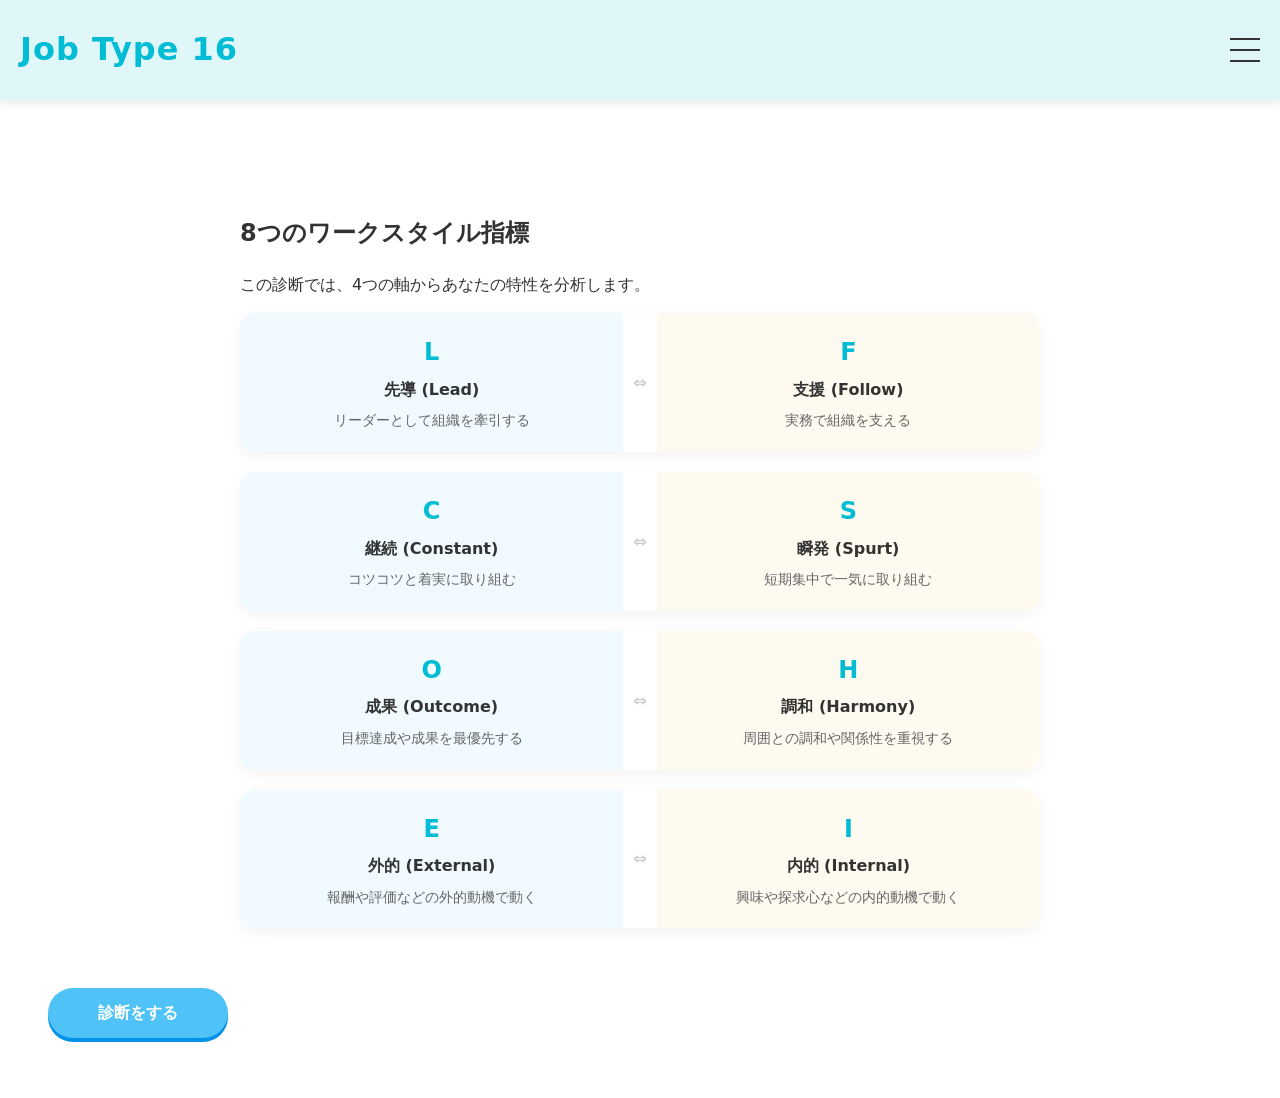
<file: index.html>
<!DOCTYPE html>
<html lang="ja">
<head>
    <meta charset="UTF-8" name="viewport" content="width=device-width, initial-scale=1.0">
    <link rel="stylesheet" href="./css/style.css">>
    <meta name="viewport" content="width=device-width, initial-scale=1.0">
    
    <title>JobType16</title>
</head>
<body class="container">
    <header class="site-header">
        <div class="header-inner">
            <h1 class="header-title">
                <a href="index.html">Job Type 16</a>
            </h1>

            <div class="hamburger" id="js-hamburger">
                <span></span>
                <span></span>
                <span></span>
            </div>
        </div>

        <nav class="nav" id="js-nav">
            <ul>
                <li><a href="test.html">診断をはじめる</a></li>
                <li><a href="list.html">16タイプ解説</a></li>
            </ul>
        </nav>
    </header>
    <div class="header-margin"></div>
    
    <main class="app-container">

    <section class="guide-section">
        <h2>8つのワークスタイル指標</h2>
        <p>この診断では、4つの軸からあなたの特性を分析します。</p>

        <div class="table">
            <!-- 軸1 -->
            <div class="style-row">
                <div class="style-cell left">
                    <span class="code">L</span>
                    <span class="label">先導 (Lead)</span>
                    <p>リーダーとして組織を牽引する</p>
                </div>
                <div class="style-arrow">⇔</div>
                <div class="style-cell right">
                    <span class="code">F</span>
                    <span class="label">支援 (Follow)</span>
                    <p>実務で組織を支える</p>
                </div>
            </div>

            <!-- 軸2 -->
            <div class="style-row">
                <div class="style-cell left">
                    <span class="code">C</span>
                    <span class="label">継続 (Constant)</span>
                    <p>コツコツと着実に取り組む</p>
                </div>
                <div class="style-arrow">⇔</div>
                <div class="style-cell right">
                    <span class="code">S</span>
                    <span class="label">瞬発 (Spurt)</span>
                    <p>短期集中で一気に取り組む</p>
                </div>
            </div>

            <!-- 軸3 -->
            <div class="style-row">
                <div class="style-cell left">
                    <span class="code">O</span>
                    <span class="label">成果 (Outcome)</span>
                    <p>目標達成や成果を最優先する</p>
                </div>
                <div class="style-arrow">⇔</div>
                <div class="style-cell right">
                    <span class="code">H</span>
                    <span class="label">調和 (Harmony)</span>
                    <p>周囲との調和や関係性を重視する</p>
                </div>
            </div>

            <!-- 軸4 -->
            <div class="style-row">
                <div class="style-cell left">
                    <span class="code">E</span>
                    <span class="label">外的 (External)</span>
                    <p>報酬や評価などの外的動機で動く</p>
                </div>
                <div class="style-arrow">⇔</div>
                <div class="style-cell right">
                    <span class="code">I</span>
                    <span class="label">内的 (Internal)</span>
                    <p>興味や探求心などの内的動機で動く</p>
                </div>
            </div>
        </div>
    </section>

    <a href="test.html" class="nextback-btn">診断をする</a>

    </main>

    <script src="./js/common.js"></script>
</body>
</html>
</file>
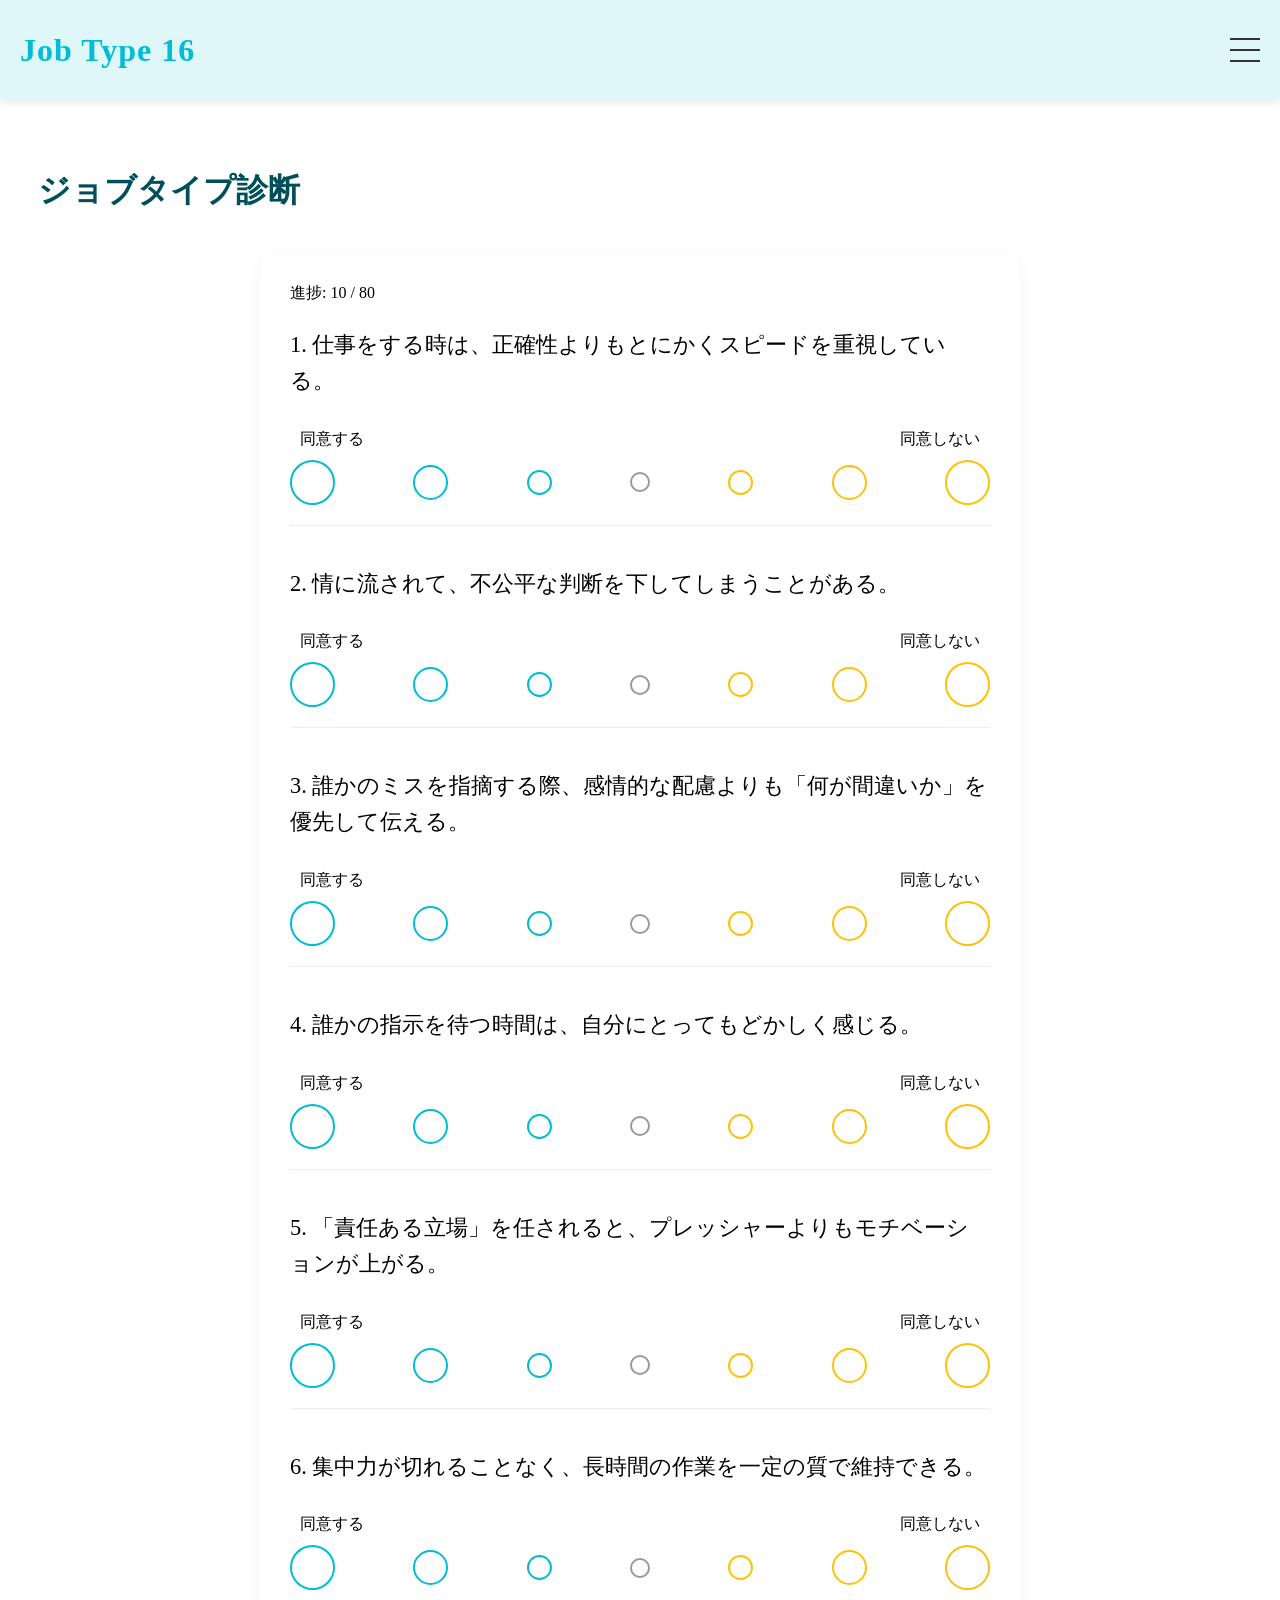
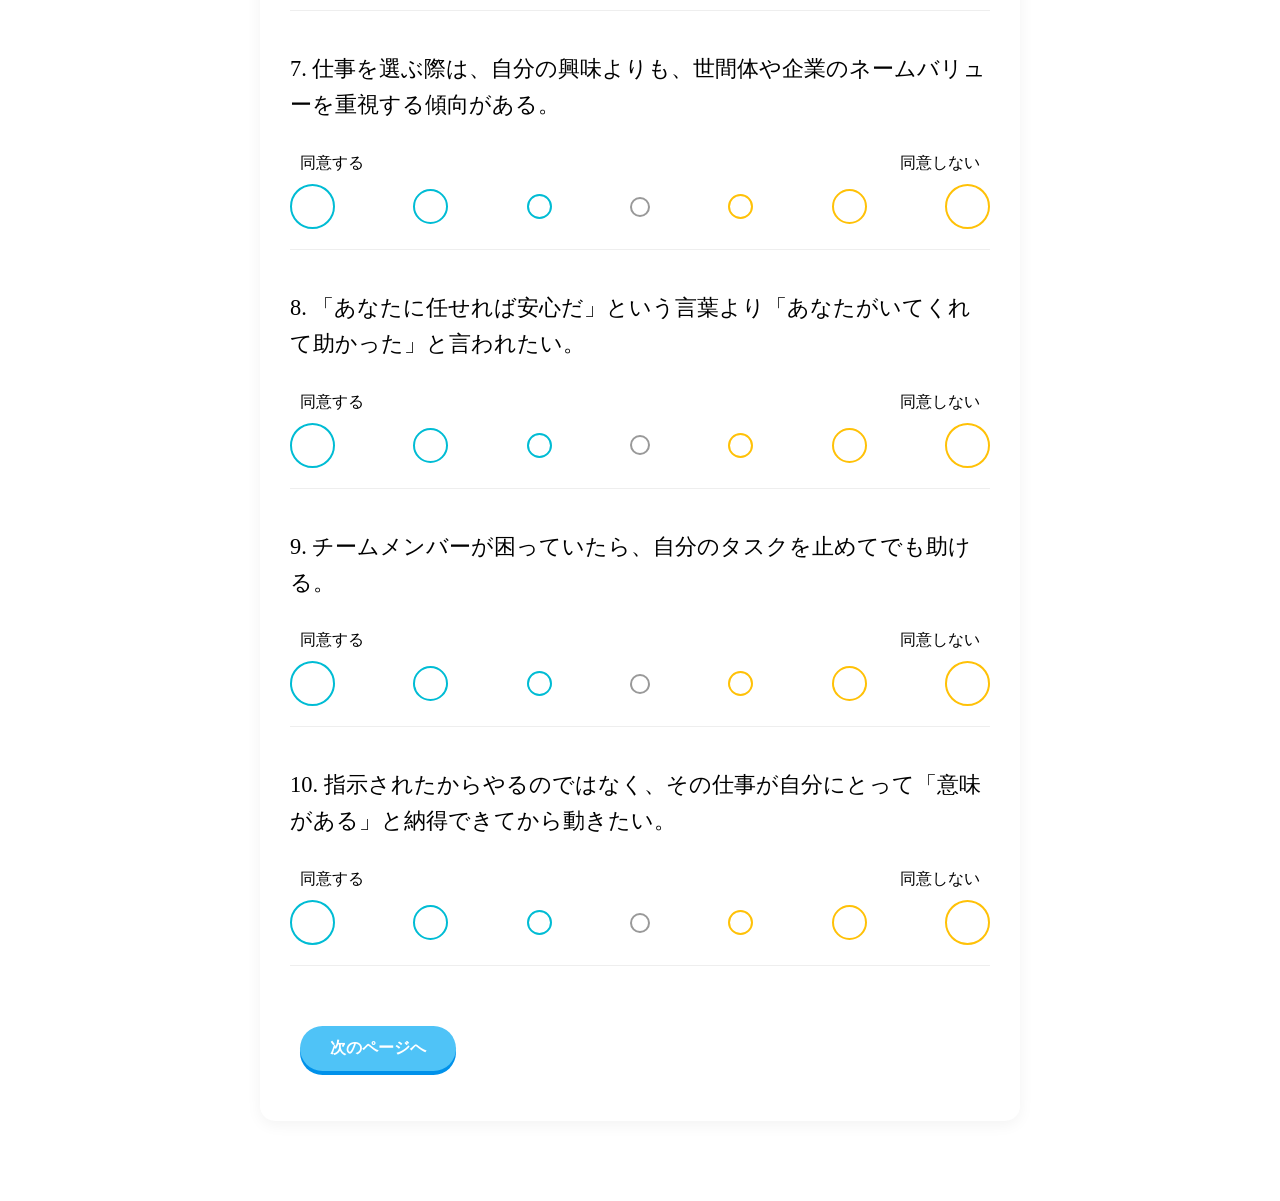
<file: job-type/index.html>
<!DOCTYPE html>
<html lang="ja">
<head>
    <meta charset="UTF-8" name="viewport" content="width=device-width, initial-scale=1.0">
    <link rel="stylesheet" href="./css/style.css">
    <meta name="viewport" content="width=device-width, initial-scale=1.0">
    <title>♡ジョブタイプ診断♡</title>
</head>
<body>
    <header class="site-header">
        <div class="header-inner">
            <h1 class="header-title">
                <a href="index.html">Job Type 16</a>
            </h1>

            <div class="hamburger" id="js-hamburger">
                <span></span>
                <span></span>
                <span></span>
            </div>
        </div>

        <nav class="nav" id="js-nav">
            <ul>
                <li><a href="index.html">診断をはじめる</a></li>
                <li><a href="list.html">16タイプ解説</a></li>
            </ul>
        </nav>
    </header>
    <div class="header-margin"></div>

    <main id="app-container">
        <h1 style="color: #004e5a;">ジョブタイプ診断</h1>
        
        <div id="question-container">
            <div id="progress"></div>
            
            <div id="questions-page"></div>

            <div class="button-container">
                <button id="prev-btn" class="nextback-btn prev-btn-style">前のページへ</button>
                <button id="next-btn" class="nextback-btn next-btn-style">次のページへ</button>
            </div>
        </div>
        <div id="result-area" style="display: none;">
            <h2 id="result-text"></h2>
        </div>

        

        
    </main>
    <script src="./js/data.js"></script>
    <script src="./js/script.js"></script>
    <script src="./js/common.js"></script>
</body>
</html>
</file>
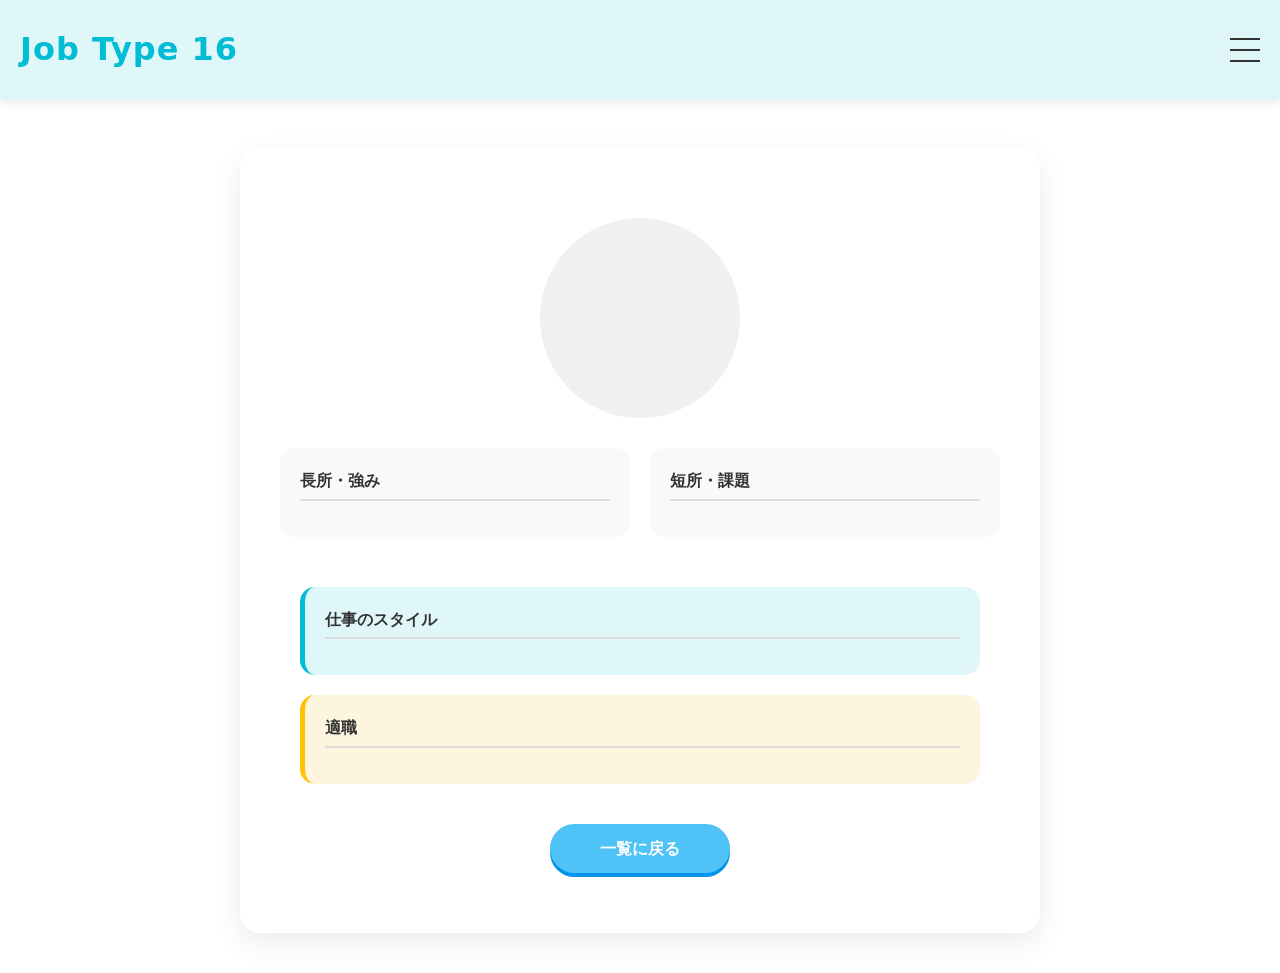
<file: detail.html>
<!DOCTYPE html>
<html lang="ja">
<head>
    <meta charset="UTF-8" name="viewport" content="width=device-width, initial-scale=1.0">
    <meta name="viewport" content="width=device-width, initial-scale=1.0">
    <link rel="stylesheet" href="./css/style.css"> </head>
    <title>16タイプ詳細</title>
</head>
<body class="container">
    <header class="site-header">
        <div class="header-inner">
            <h1 class="header-title">
                <a href="index.html">Job Type 16</a>
            </h1>

            <div class="hamburger" id="js-hamburger">
                <span></span>
                <span></span>
                <span></span>
            </div>
        </div>

        <nav class="nav" id="js-nav">
            <ul>
                <li><a href="test.html">診断をはじめる</a></li>
                <li><a href="list.html">16タイプ解説</a></li>
            </ul>
        </nav>
    </header>
    <div class="header-margin"></div>
    <main class="result-container">
        <div class="result-card">
            <p id="type-id"></p>
            <h1 id="type-name"></h1>
            <p id="type-catchphrase" class="catchphrase"></p>
            
            <div class="image-box">
                <!--<img id="type-image" src="" alt="">-->
            </div>

            <div class="sw-container">
                <div class="info-box strength">
                    <h3>長所・強み</h3>
                    <ul id="type-strengths"></ul>
                </div>
                <div class="info-box weakness">
                    <h3>短所・課題</h3>
                    <ul id="type-weaknesses"></ul>
                </div>
            </div>
            
            <div class="job-container">
                <div class="info-box style-box">
                    <h3>仕事のスタイル</h3>
                    <p id="type-workstyle"></p>
                </div>
                <div class="info-box suitablejob-box">
                    <h3>適職</h3>
                    <p id="type-suitablejob"></p>
                </div>
            </div>
            

            <a href="list.html" class="nextback-btn">一覧に戻る</a>
        </div>
    </main>

    <script src="./js/data.js"></script>
    <script src="./js/detail.js"></script>
    <script src="./js/common.js"></script>
</body>
</html>
</file>
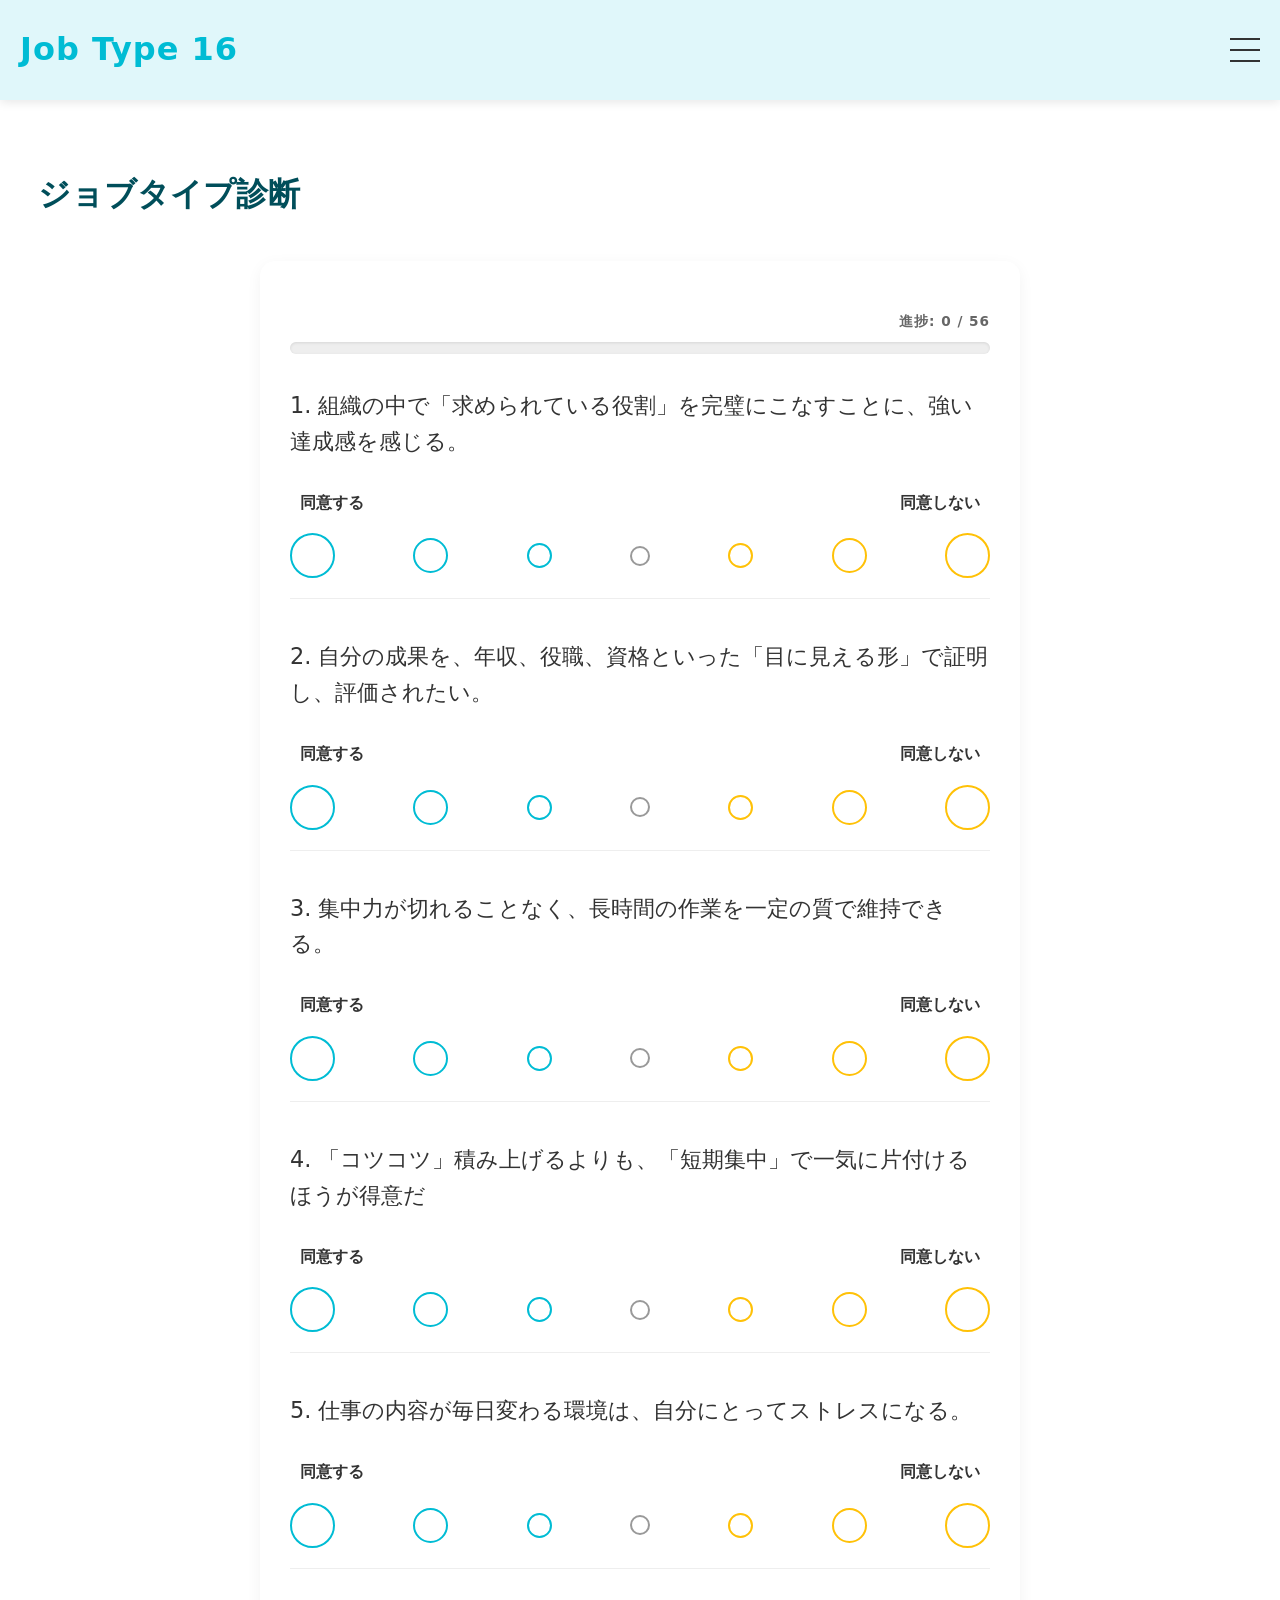
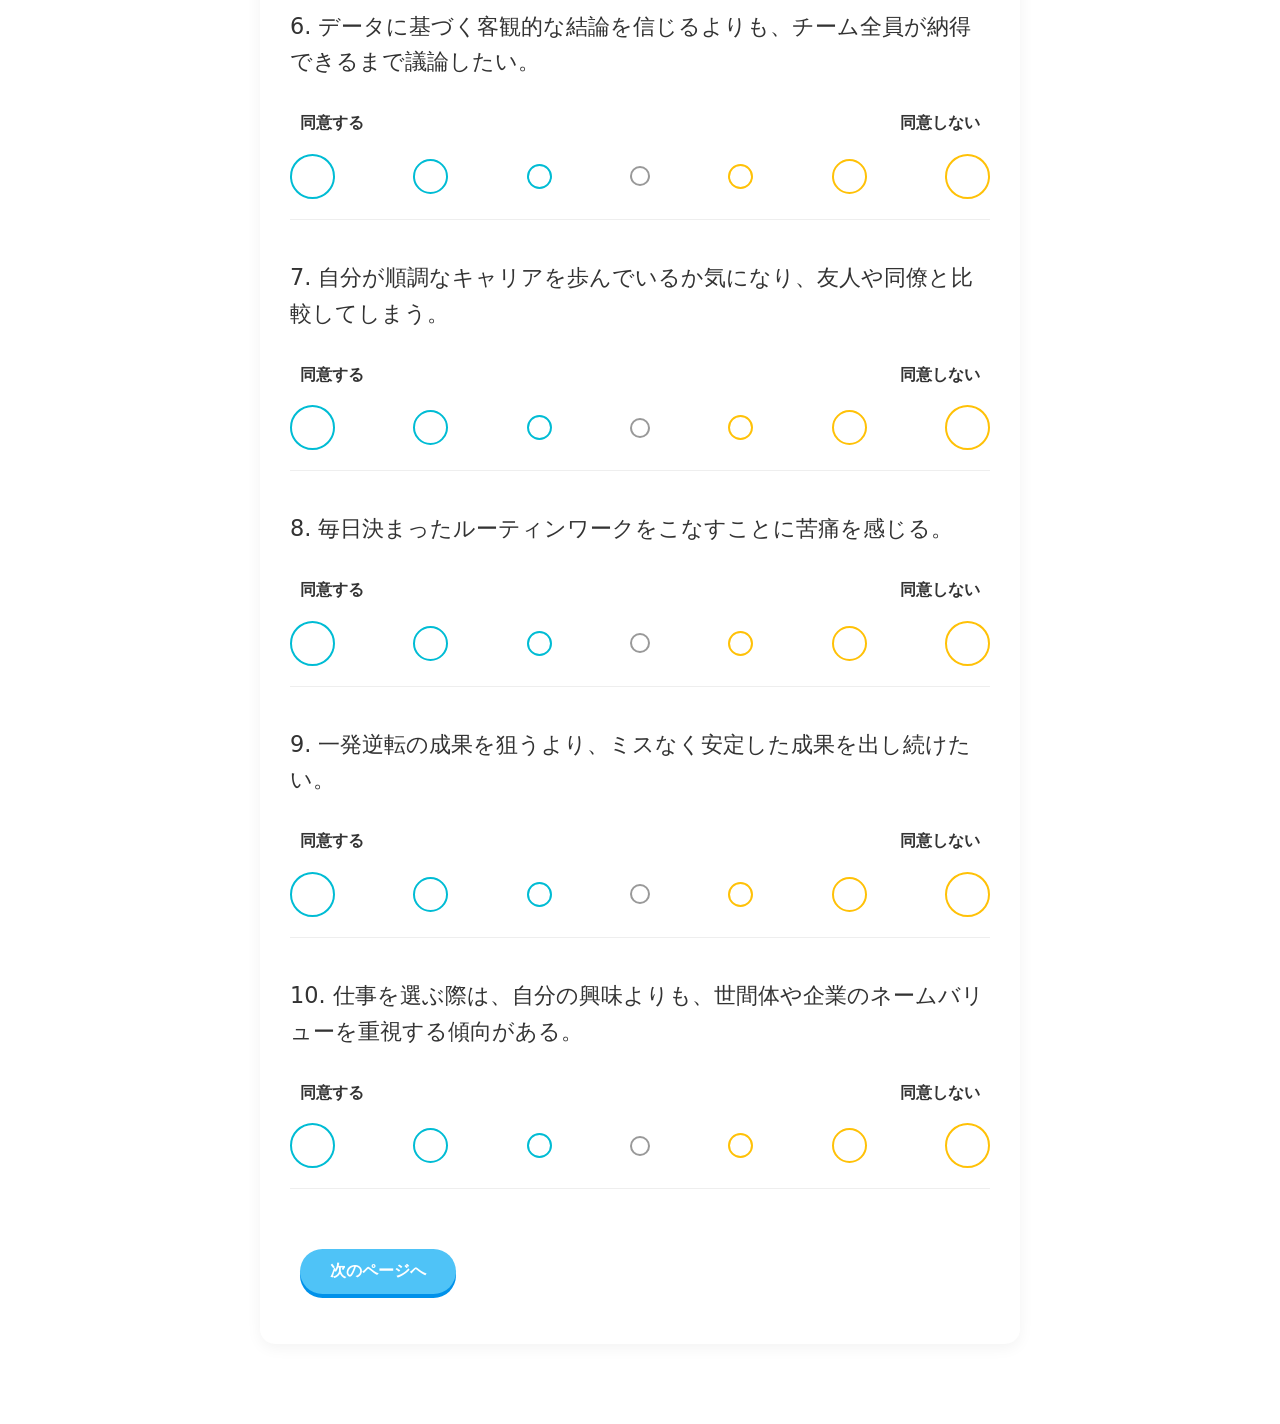
<file: test.html>
<!DOCTYPE html>
<html lang="ja">
<head>
    <meta charset="UTF-8" name="viewport" content="width=device-width, initial-scale=1.0">
    <link rel="stylesheet" href="./css/style.css">
    <meta name="viewport" content="width=device-width, initial-scale=1.0">
    <title>ジョブタイプ診断</title>
</head>
<body class="container">
    <header class="site-header">
        <div class="header-inner">
            <h1 class="header-title">
                <a href="index.html">Job Type 16</a>
            </h1>

            <div class="hamburger" id="js-hamburger">
                <span></span>
                <span></span>
                <span></span>
            </div>
        </div>

        <nav class="nav" id="js-nav">
            <ul>
                <li><a href="test.html">診断をはじめる</a></li>
                <li><a href="list.html">16タイプ解説</a></li>
            </ul>
        </nav>
    </header>
    <div class="header-margin"></div>

    <main class="app-container">
        <h1 style="color: #004e5a;">ジョブタイプ診断</h1>
        
        <div id="question-container">
            <div class="progress-container">
                <div id="progress-txt"></div>
                <progress id="progress-bar"></progress>
            </div>
            
            
            <div id="questions-page"></div>

            <div class="button-container">
                <button id="prev-btn" class="nextback-btn prev-btn-style">前のページへ</button>
                <button id="next-btn" class="nextback-btn next-btn-style">次のページへ</button>
            </div>
        </div>
        <div id="result-area" style="display: none;">
            <h2 id="result-text"></h2>
        </div>

        

        
    </main>
    <script src="./js/data.js"></script>
    <script src="./js/script.js"></script>
    <script src="./js/common.js"></script>
</body>
</html>
</file>
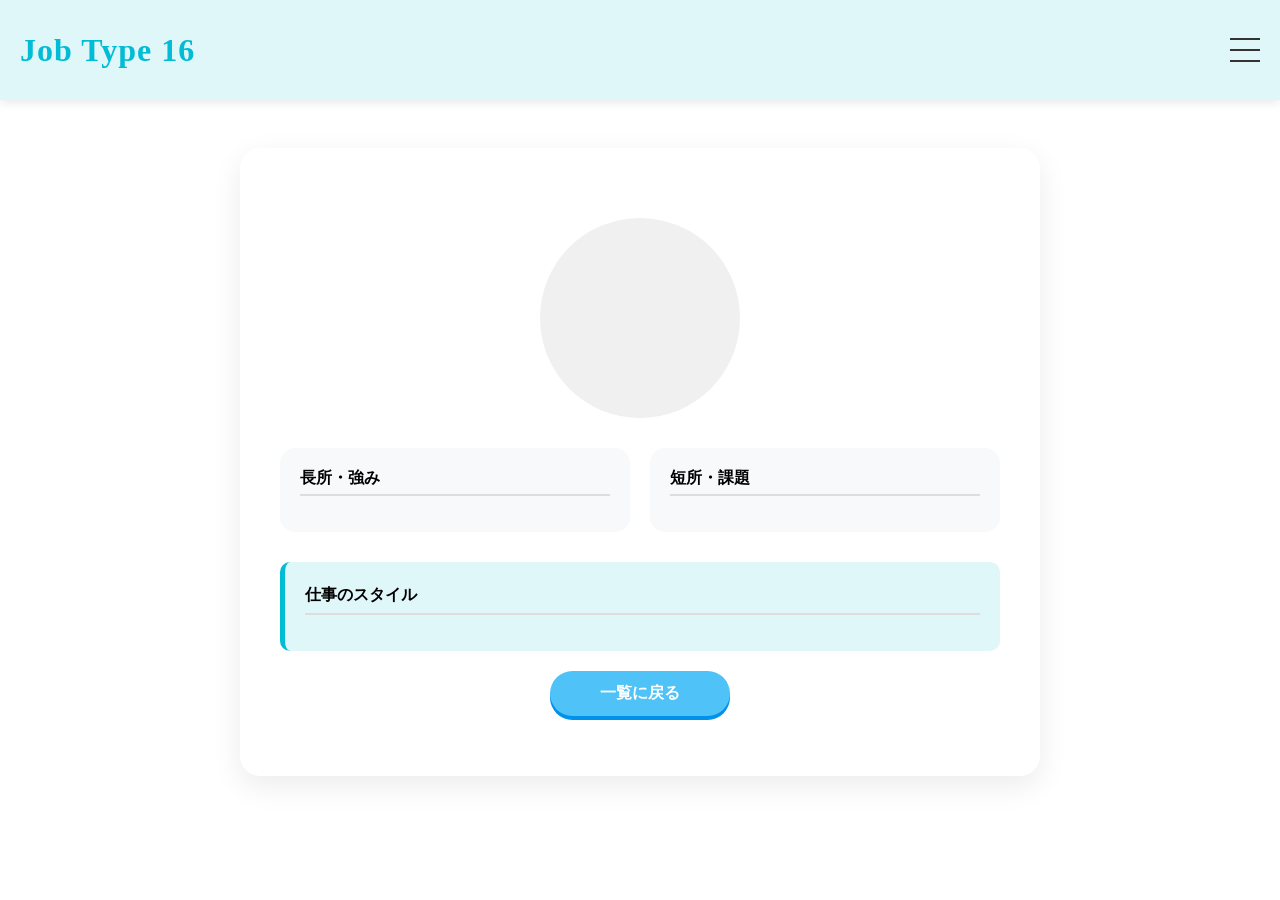
<file: job-type/detail.html>
<!DOCTYPE html>
<html lang="ja">
<head>
    <meta charset="UTF-8" name="viewport" content="width=device-width, initial-scale=1.0">
    <meta name="viewport" content="width=device-width, initial-scale=1.0">
    <link rel="stylesheet" href="./css/style.css"> </head>
    <title>16タイプ詳細</title>
</head>
<body>
    <header class="site-header">
        <div class="header-inner">
            <h1 class="header-title">
                <a href="index.html">Job Type 16</a>
            </h1>

            <div class="hamburger" id="js-hamburger">
                <span></span>
                <span></span>
                <span></span>
            </div>
        </div>

        <nav class="nav" id="js-nav">
            <ul>
                <li><a href="index.html">診断をはじめる</a></li>
                <li><a href="list.html">16タイプ解説</a></li>
            </ul>
        </nav>
    </header>
    <div class="header-margin"></div>
    <main class="container">
        <div class="result-card">
            <p id="type-id"></p>
            <h1 id="type-name"></h1>
            <p id="type-catchphrase" class="catchphrase"></p>
            
            <div class="image-box">
                <!--<img id="type-image" src="" alt="">-->
            </div>

            <div class="flex-container">
                <div class="info-box strength">
                    <h3>長所・強み</h3>
                    <ul id="type-strengths"></ul>
                </div>
                <div class="info-box weakness">
                    <h3>短所・課題</h3>
                    <ul id="type-weaknesses"></ul>
                </div>
            </div>

            <div class="info-box style-box">
                <h3>仕事のスタイル</h3>
                <p id="type-workstyle"></p>
            </div>

            <a href="list.html" class="nextback-btn">一覧に戻る</a>
        </div>
    </main>

    <script src="./js/data.js"></script>
<script src="./js/detail.js"></script>
<script src="./js/common.js"></script>
</body>
</html>
</file>
<file: css/style.css>
.container{
    font-family:
        "Noto Sans JP",
        system-ui,
        -apple-system,
        "Hiragino Sans",
        "Hiragino Kaku Gothic ProN",
        "Yu Gothic",
        "Meiryo",
        sans-serif;
    -webkit-font-smoothing: antialiased;
    -moz-osx-font-smoothing: grayscale;
    line-height: 1.6;
    color: #333;
}

/*トップページ*/
.guide-section {
    max-width: 800px;
    margin: 40px auto;
    padding: 0 20px;
}

.table {
    display: flex;
    flex-direction: column;
    gap: 20px;
}

.style-row {
    display: flex;
    align-items: center;
    background: #fff;
    border-radius: 15px;
    box-shadow: 0 4px 15px rgba(0,0,0,0.05);
    overflow: hidden;
}

.style-cell {
    flex: 1;
    padding: 20px;
    text-align: center;
}

.style-cell.left { background-color: #f0faff; } 
.style-cell.right { background-color: #fffaf0; } 

.style-arrow {
    padding: 0 10px;
    font-weight: bold;
    color: #ccc;
    font-size: 1rem;
}

.code {
    display: block;
    font-size: 1.5rem;
    font-weight: bold;
    color: #00BCD4;
    margin-bottom: 5px;
}

.label {
    display: block;
    font-weight: bold;
    font-size: 1rem;
    margin-bottom: 8px;
}

.style-cell p {
    font-size: 0.85rem;
    color: #666;
    margin: 0;
}



/*トップページ*/


/* ラベルを両端に配置 */
/* 同意する同意しない */
.label-container {
  display: flex;
  justify-content: space-between;
  margin-bottom: 10px;
  padding: 0 10px;
}

.app-container{
    max-width: 1500px; 
    margin: 10px auto; 
    padding: 30px;
}


.progress-container {
    width: 100%;
    margin: 20px auto 30px;
    text-align: right;
}

#progress-bar{
    width: 100%;
    height: 12px;
    appearance: none;
    border: none;
    
}

progress::-webkit-progress-bar {
    background-color: #eee;
    border-radius: 10px;
    box-shadow: inset 0 1px 3px #0000001a; 
}

progress::-webkit-progress-value {
    background: linear-gradient(90deg, #4FC3F7, #0192d4);
    box-shadow: inset 0 1px 3px #27627e; 
    border-radius: 10px;
    transition: width 0.4s ease;
}

progress::-moz-progress-bar {
    background: #00BCD4;
    border-radius: 10px;
}

#progress-txt {
    margin-top: 8px;
    font-size: 0.85rem;
    color: #666;
    font-weight: bold;
    letter-spacing: 1px;
}

/* 質問文の幅 */
#question-container{
    max-width: 700px;    
    margin: 40px auto; 
    padding: 30px;
    background-color: #ffffff;
    border-radius: 15px;
    box-shadow: 0 4px 15px rgba(0, 0, 0, 0.05); 
}

/* 質問文のテキスト */
.question-text {
    font-weight: 500;
    font-size: 1.4rem;
    line-height: 1.6;
    margin-bottom: 30px;
}



/* ７つのボタン------------------ */
.button-group {
  display: flex;
  justify-content: space-between;
  align-items: center;
  gap: 10px; /* ボタン同士の間隔 */
}

.btn {
  border: 2px solid #ccc;
  border-radius: 50%;
  background: white;
  cursor: pointer;
  transition: transform 0.2s, background-color 0.2s;
}

/* サイズ設定 */
.size-xl { width: 45px; height: 45px; }
.size-l  { width: 35px; height: 35px; }
.size-m  { width: 25px; height: 25px; }
.size-s  { width: 20px; height: 20px; }

/* 色設定（枠線の色） */
.color-green  { border-color: #00BCD4; }
.color-gray   { border-color: #999; }
.color-purple { border-color: #FFC107; }

/* クリック時の塗りつぶし */
.color-green:hover  { background-color: #00BCD4; }
.color-purple:hover { background-color: #FFC107; }
.color-gray:hover   { background-color: #999; }

/* active時の塗りつぶし */
.btn.active.color-green {
    background-color: #00BCD4;
}
.btn.active.color-purple {
    background-color: #FFC107;
}
.btn.active.color-gray {
    background-color: #999;
}
/* ７つのボタン設定終わり------------------ */



.question-block {
    margin-bottom: 40px;
    border-bottom: 1px solid #eee;
    padding-bottom: 20px;
}



/* 次へ戻るボタン------------------ */
.nextback-btn {
    display: inline-block;
    min-width: 120px; 
    margin: 20px 10px; 
    padding: 12px 30px;
    font-size: 1rem;
    font-weight: bold;
    text-decoration: none;
    border-radius: 50px;
    border: none;
    cursor: pointer;
    transition: 0.3s;
    text-align: center;
    background-color: #4FC3F7; 
    color: #fff;
    box-shadow: 0 4px 0 #0091ea;
}

/* ボタンにカーソルを置いた時の動き */
.nextback-btn:hover {
    background-color: #81d4fa;
    transform: translateY(-2px);
}

/* ボタンを押した時の動き */
.nextback-btn:active {
    transform: translateY(2px);
    box-shadow: none;
}
/* 次へ戻るボタンの設定終了------------------ */


/* メニュー本体 */
.nav {
    position: fixed; 
    top: 0; 
    right: -100%; /* 最初は画面の外 */
    width: 200px; 
    height: 100vh; 
    background: #fff;
    box-shadow: -2px 0 5px rgba(0,0,0,0.1); 
    transition: 0.3s; z-index: 90;
}
.nav.is-active { right: 0; }



/* 16タイプのタイル表示---------------------- */
.type-grid {
    display: grid;
    /* 画面の幅に合わせて3〜4列に自動調整 */
    grid-template-columns: repeat(4, minmax(150px, 1fr));
    gap: 20px;
    padding: 20px;
}



.type-card {
    min-height: 120px; 
    display: flex;
    flex-direction: column;
    justify-content: center;
    padding: 20px; 
    background: #f0f0f0; 
    border-radius: 8px;
    cursor: pointer; 
    text-align: center; 
    font-weight: bold;
}
.type-card:hover {
    background: #E0F7FA; 
    border-color: #00BCD4;
    transform: translateY(-5px);
}

/* タイプ名（LCOEなど） */
.type-id {
    font-size: 1.7rem;
    color: #00BCD4;
    margin-bottom: 5px;
    letter-spacing: 2px;
}

/* キャッチコピー（一言） */
.type-nickname {
    font-size: 1rem;
    color: #555;
    font-weight: bold;
    line-height: 1.4;
    padding: 0 10px;
}
/* 16タイプのタイル表示の設定終了---------------------- */



/* 16タイプ詳細------------------------------------ */
.result-container {
    max-width: 800px;
    margin: 40px auto;
    padding: 0 20px;
}

.result-card {
    background: #fff;
    border-radius: 20px;
    box-shadow: 0 10px 30px rgba(0,0,0,0.08);
    padding: 40px;
    text-align: center;
}

/* タイプ名とキャッチコピー */
#type-id {
    font-size: 1.2rem;
    color: #00BCD4;
    letter-spacing: 0.3em;
    margin-bottom: 5px;
    font-weight: bold;
}

#type-name {
    font-size: 2.2rem;
    color: #333;
    margin-bottom: 10px;
}

.catchphrase {
    font-size: 1.1rem;
    color: #666;
    margin-bottom: 30px;
    font-style: italic;
}

/* 画像エリア */
.image-box {
    width: 200px;
    height: 200px;
    margin: 0 auto 30px;
    background: #f0f0f0;
    border-radius: 50%; /* 円形にする */
    overflow: hidden;
    display: flex;
    align-items: center;
    justify-content: center;
}

#type-image {
    width: 100%;
    height: 100%;
    object-fit: cover;
}

/* 長所・短所のグリッドレイアウト */
.sw-container {
    display: grid;
    grid-template-columns: 1fr 1fr; 
    gap: 20px;
    margin-bottom: 30px;
}


.info-box {
    background: #f8f9fa;
    padding: 20px;
    border-radius: 15px;
    text-align: left;
}


.info-box h3 {
    margin-top: 0;
    font-size: 1rem;
    border-bottom: 2px solid #ddd;
    padding-bottom: 5px;
    margin-bottom: 10px;
}

#type-strengths li { color: #006875; margin-bottom: 5px; }
#type-weaknesses li { color: #705504; margin-bottom: 5px; }

.job-container{
    display: grid;
    gap: 20px;
    padding: 20px;
    border-radius: 10px;
    text-align: left;
    line-height: 1.6;
}

/* 仕事のスタイル */
.style-box {
    background: #E0F7FA; 
    border-left: 5px solid #00BCD4;
}

/* 適職 */
.suitablejob-box {
    background: #fdf5de;
    border-left: 5px solid #FFC107;
}

#type-suitablejob li{
    margin-left: 20px;
}
/* 16タイプ詳細の設定終了------------------------------------ */





/* 固定ヘッダー (Common Header)-------------------- */
.site-header {
    width: 100%;
    height: 100px; /* ヘッダーの高さ */
    background-color: #E0F7FA;
    box-shadow: 0 2px 10px rgba(0, 0, 0, 0.1);
    position: fixed; /* 画面上部に固定 */
    top: 0;
    left: 0;
    z-index: 1000; /* 一番手前に表示 */
}

.header-inner {
    height: 100%;
    margin: 0 auto;
    padding: 0 20px;
    display: flex;
    justify-content: space-between;
    align-items: center;
}

.header-title a {
    font-size: 2rem;
    font-weight: bold;
    color: #00BCD4; 
    text-decoration: none;
    letter-spacing: 1px;
}


.header-margin {
    height: 100px; 
}
/* 固定ヘッダー (Common Header)終了----------- */


/* ハンバーガーメニュー */

.hamburger {
    width: 30px;
    height: 24px;
    position: relative;
    cursor: pointer;
    z-index: 1100;
}

/* 三本線のデザイン */
.hamburger span {
    position: absolute;
    width: 100%;
    height: 2px;
    background-color: #333;
    transition: 0.3s;
}

.hamburger span:nth-child(1) { top: 0; }
.hamburger span:nth-child(2) { top: 11px; }
.hamburger span:nth-child(3) { top: 22px; }

/* メニューが開いた時の三本線の動き（必要に応じて） */
.hamburger.is-active span:nth-child(1) { transform: translateY(11px) rotate(45deg); }
.hamburger.is-active span:nth-child(2) { opacity: 0; }
.hamburger.is-active span:nth-child(3) { transform: translateY(-11px) rotate(-45deg); }

/* ナビゲーションメニューのスタイル（調整） */
.nav {
    position: fixed;
    top: 0;
    right: -100%; /* 最初は隠しておく */
    width: 300px;
    max-width: 80vh;
    height: 100vh;
    background: rgba(255, 255, 255, 0.98);
    box-shadow: -5px 0 15px rgba(0, 0, 0, 0.1);
    transition: 0.4s ease-in-out;
    padding-top: 80px;
    z-index: 1050;
}

.nav.is-active {
    right: 0; /* 右からスライドして表示 */
}

/* ハンバーガーメニュー内のリストの見た目 */
.nav ul {
    list-style: none;
    padding: 0;
    margin: 0;
}

.nav ul li {
    border-bottom: 1px solid #eee;
}

.nav ul li a {
    display: block;
    padding: 20px 30px;
    color: #333;
    text-decoration: none;
    font-weight: bold;
    transition: background 0.3s;
}

.nav ul li a:hover {
    background-color: #f9f9f9;
    color: #00BCD4;
}


@media(max-width: 768px){
    .app-container{
        padding: 2px;
    }

    .style-row {
        flex-direction: column; /* スマホでは縦に並べる */
    }
    .style-vs {
        padding: 5px 0;
        background: #eee;
        width: 100%;
    }

    .label-container {
        margin-bottom: 5px;
        font-size: 0.8rem;
    }

    #question-container{
        max-width: 95%;
        margin: 10px auto;
        padding: 15px;
    }

    .question-text {
        font-size: 1.05rem;
        margin-bottom: 15px;
    }

    .button-group {
        gap: 8px; /* ボタン同士の間隔 */
        justify-content: space-around;
    }

    .btn {
        transform: scale(0.85);
        margin-bottom: -5px;
    }

    .nextback-btn {
        margin: 10px 5px; 
        padding: 10px 20px;
        font-size: 0.8rem;
    }

    .type-grid {
        grid-template-columns: repeat(2, 1fr);
    }


    .container {
        margin: 20px auto;
        padding: 1px;
    }

    .result-card {
        padding: 25px 15px; 
        border-radius: 10px;
    }


    #type-id {
        font-size: 1rem;
        letter-spacing: 0.2em;
    }

    #type-name {
        font-size: 1.8rem;
    }

    .catchphrase {
        font-size: 0.8rem;
        margin-bottom: 10px;
    }

    .image-box {
        width: 150px;
        height: 150px;
        margin-bottom: 20px;
    }


    .sw-container {
        grid-template-columns: 1fr;
        gap: 15px;
    }

    .info-box {
        padding: 15px;
        margin: 0px;
    }

    .style-box {
        padding: 15px;
        font-size: 0.95;
    }
}
</file>
<file: job-type/css/style.css>
/* ラベルを両端に配置 */
/* 同意する同意しない */
.label-container {
  display: flex;
  justify-content: space-between;
  margin-bottom: 10px;
  padding: 0 10px;
}

#app-container{
    max-width: 1500px; 
    margin: 10px auto; 
    padding: 30px;
}

/* 質問文の幅 */
#question-container{
    max-width: 700px;    
    margin: 40px auto; 
    padding: 30px;
    background-color: #ffffff;
    border-radius: 15px;
    box-shadow: 0 4px 15px rgba(0, 0, 0, 0.05); 
}

/* 質問文のテキスト */
.question-text {
    font-weight: 500;
    font-size: 1.4rem;
    line-height: 1.6;
    margin-bottom: 30px;
}



/* ７つのボタン------------------ */
.button-group {
  display: flex;
  justify-content: space-between;
  align-items: center;
  gap: 10px; /* ボタン同士の間隔 */
}

.btn {
  border: 2px solid #ccc;
  border-radius: 50%;
  background: white;
  cursor: pointer;
  transition: transform 0.2s, background-color 0.2s;
}

/* サイズ設定 */
.size-xl { width: 45px; height: 45px; }
.size-l  { width: 35px; height: 35px; }
.size-m  { width: 25px; height: 25px; }
.size-s  { width: 20px; height: 20px; }

/* 色設定（枠線の色） */
.color-green  { border-color: #00BCD4; }
.color-gray   { border-color: #999; }
.color-purple { border-color: #FFC107; }

/* クリック時の塗りつぶし */
.color-green:hover  { background-color: #00BCD4; }
.color-purple:hover { background-color: #FFC107; }
.color-gray:hover   { background-color: #999; }

/* active時の塗りつぶし */
.btn.active.color-green {
    background-color: #00BCD4;
}
.btn.active.color-purple {
    background-color: #FFC107;
}
.btn.active.color-gray {
    background-color: #999;
}
/* ７つのボタン設定終わり------------------ */



.question-block {
    margin-bottom: 40px;
    border-bottom: 1px solid #eee;
    padding-bottom: 20px;
}



/* 次へ戻るボタン------------------ */
.nextback-btn {
    display: inline-block;
    min-width: 120px; 
    margin: 20px 10px; 
    padding: 12px 30px;
    font-size: 1rem;
    font-weight: bold;
    text-decoration: none;
    border-radius: 50px;
    border: none;
    cursor: pointer;
    transition: 0.3s;
    text-align: center;
    background-color: #4FC3F7; 
    color: #fff;
    box-shadow: 0 4px 0 #0091ea;
}

/* ボタンにカーソルを置いた時の動き */
.nextback-btn:hover {
    background-color: #81d4fa;
    transform: translateY(-2px);
}

/* ボタンを押した時の動き */
.nextback-btn:active {
    transform: translateY(2px);
    box-shadow: none;
}
/* 次へ戻るボタンの設定終了------------------ */


/* メニュー本体 */
.nav {
    position: fixed; 
    top: 0; 
    right: -100%; /* 最初は画面の外 */
    width: 200px; 
    height: 100vh; 
    background: #fff;
    box-shadow: -2px 0 5px rgba(0,0,0,0.1); 
    transition: 0.3s; z-index: 90;
}
.nav.is-active { right: 0; }



/* 16タイプのタイル表示---------------------- */
.type-grid {
    display: grid;
    /* 画面の幅に合わせて3〜4列に自動調整 */
    grid-template-columns: repeat(4, minmax(150px, 1fr));
    gap: 20px;
    padding: 20px;
}

@media(max-width: 768px){
    .type-grid {
        grid-template-columns: repeat(2, 1fr);
    }
}

.type-card {
    min-height: 120px; 
    display: flex;
    flex-direction: column;
    justify-content: center;
    padding: 20px; 
    background: #f0f0f0; 
    border-radius: 8px;
    cursor: pointer; 
    text-align: center; 
    font-weight: bold;
}
.type-card:hover {
    background: #E0F7FA; 
    border-color: #00BCD4;
    transform: translateY(-5px);
}

/* タイプ名（LCOEなど） */
.type-id {
    font-size: 1.7rem;
    color: #00BCD4;
    margin-bottom: 5px;
    letter-spacing: 2px;
}

/* キャッチコピー（一言） */
.type-nickname {
    font-size: 1rem;
    color: #555;
    font-weight: bold;
    line-height: 1.4;
    padding: 0 10px;
}
/* 16タイプのタイル表示の設定終了---------------------- */



/* 16タイプ詳細------------------------------------ */
.container {
    max-width: 800px;
    margin: 40px auto;
    padding: 0 20px;
    font-family: "Helvetica Neue", Arial, "Hiragino Kaku Gothic ProN", "Hiragino Sans", Meiryo, sans-serif;
}

.result-card {
    background: #fff;
    border-radius: 20px;
    box-shadow: 0 10px 30px rgba(0,0,0,0.08);
    padding: 40px;
    text-align: center;
}

/* タイプ名とキャッチコピー */
#type-id {
    font-size: 1.2rem;
    color: #00BCD4;
    letter-spacing: 0.3em;
    margin-bottom: 5px;
    font-weight: bold;
}

#type-name {
    font-size: 2.2rem;
    color: #333;
    margin-bottom: 10px;
}

.catchphrase {
    font-size: 1.1rem;
    color: #666;
    margin-bottom: 30px;
    font-style: italic;
}

/* 画像エリア */
.image-box {
    width: 200px;
    height: 200px;
    margin: 0 auto 30px;
    background: #f0f0f0;
    border-radius: 50%; /* 円形にする */
    overflow: hidden;
    display: flex;
    align-items: center;
    justify-content: center;
}

#type-image {
    width: 100%;
    height: 100%;
    object-fit: cover;
}

/* 長所・短所のグリッドレイアウト */
.flex-container {
    display: grid;
    grid-template-columns: 1fr 1fr; /* 横並び */
    gap: 20px;
    margin-bottom: 30px;
}

/* スマホでは縦並びにする */
@media (max-width: 600px) {
    .flex-container {
        grid-template-columns: 1fr;
    }
}

.info-box {
    background: #f8f9fa;
    padding: 20px;
    border-radius: 15px;
    text-align: left;
}

/* 長所（青/緑系） */
.info-box h3 {
    margin-top: 0;
    font-size: 1rem;
    border-bottom: 2px solid #ddd;
    padding-bottom: 5px;
    margin-bottom: 10px;
}

#type-strengths li { color: #006875; margin-bottom: 5px; }
#type-weaknesses li { color: #705504; margin-bottom: 5px; }

/* 仕事のスタイル */
.style-box {
    background: #E0F7FA; /* ほんのり黄色で強調 */
    border-left: 5px solid #00BCD4;
    padding: 20px;
    border-radius: 10px;
    text-align: left;
    line-height: 1.6;
}
/* 16タイプ詳細の設定終了------------------------------------ */





/* 固定ヘッダー (Common Header)-------------------- */
.site-header {
    width: 100%;
    height: 100px; /* ヘッダーの高さ */
    background-color: #E0F7FA;
    box-shadow: 0 2px 10px rgba(0, 0, 0, 0.1);
    position: fixed; /* 画面上部に固定 */
    top: 0;
    left: 0;
    z-index: 1000; /* 一番手前に表示 */
}

.header-inner {
    height: 100%;
    margin: 0 auto;
    padding: 0 20px;
    display: flex;
    justify-content: space-between;
    align-items: center;
}

.header-title a {
    font-size: 2rem;
    font-weight: bold;
    color: #00BCD4; 
    text-decoration: none;
    letter-spacing: 1px;
}


.header-margin {
    height: 100px; 
}
/* 固定ヘッダー (Common Header)終了----------- */


/* ハンバーガーメニュー */

.hamburger {
    width: 30px;
    height: 24px;
    position: relative;
    cursor: pointer;
    z-index: 1100;
}

/* 三本線のデザイン */
.hamburger span {
    position: absolute;
    width: 100%;
    height: 2px;
    background-color: #333;
    transition: 0.3s;
}

.hamburger span:nth-child(1) { top: 0; }
.hamburger span:nth-child(2) { top: 11px; }
.hamburger span:nth-child(3) { top: 22px; }

/* メニューが開いた時の三本線の動き（必要に応じて） */
.hamburger.is-active span:nth-child(1) { transform: translateY(11px) rotate(45deg); }
.hamburger.is-active span:nth-child(2) { opacity: 0; }
.hamburger.is-active span:nth-child(3) { transform: translateY(-11px) rotate(-45deg); }

/* ナビゲーションメニューのスタイル（調整） */
.nav {
    position: fixed;
    top: 0;
    right: -100%; /* 最初は隠しておく */
    width: 300px;
    max-width: 80vh;
    height: 100vh;
    background: rgba(255, 255, 255, 0.98);
    box-shadow: -5px 0 15px rgba(0, 0, 0, 0.1);
    transition: 0.4s ease-in-out;
    padding-top: 80px;
    z-index: 1050;
}

.nav.is-active {
    right: 0; /* 右からスライドして表示 */
}

/* ハンバーガーメニュー内のリストの見た目 */
.nav ul {
    list-style: none;
    padding: 0;
    margin: 0;
}

.nav ul li {
    border-bottom: 1px solid #eee;
}

.nav ul li a {
    display: block;
    padding: 20px 30px;
    color: #333;
    text-decoration: none;
    font-weight: bold;
    transition: background 0.3s;
}

.nav ul li a:hover {
    background-color: #f9f9f9;
    color: #00BCD4;
}
</file>
